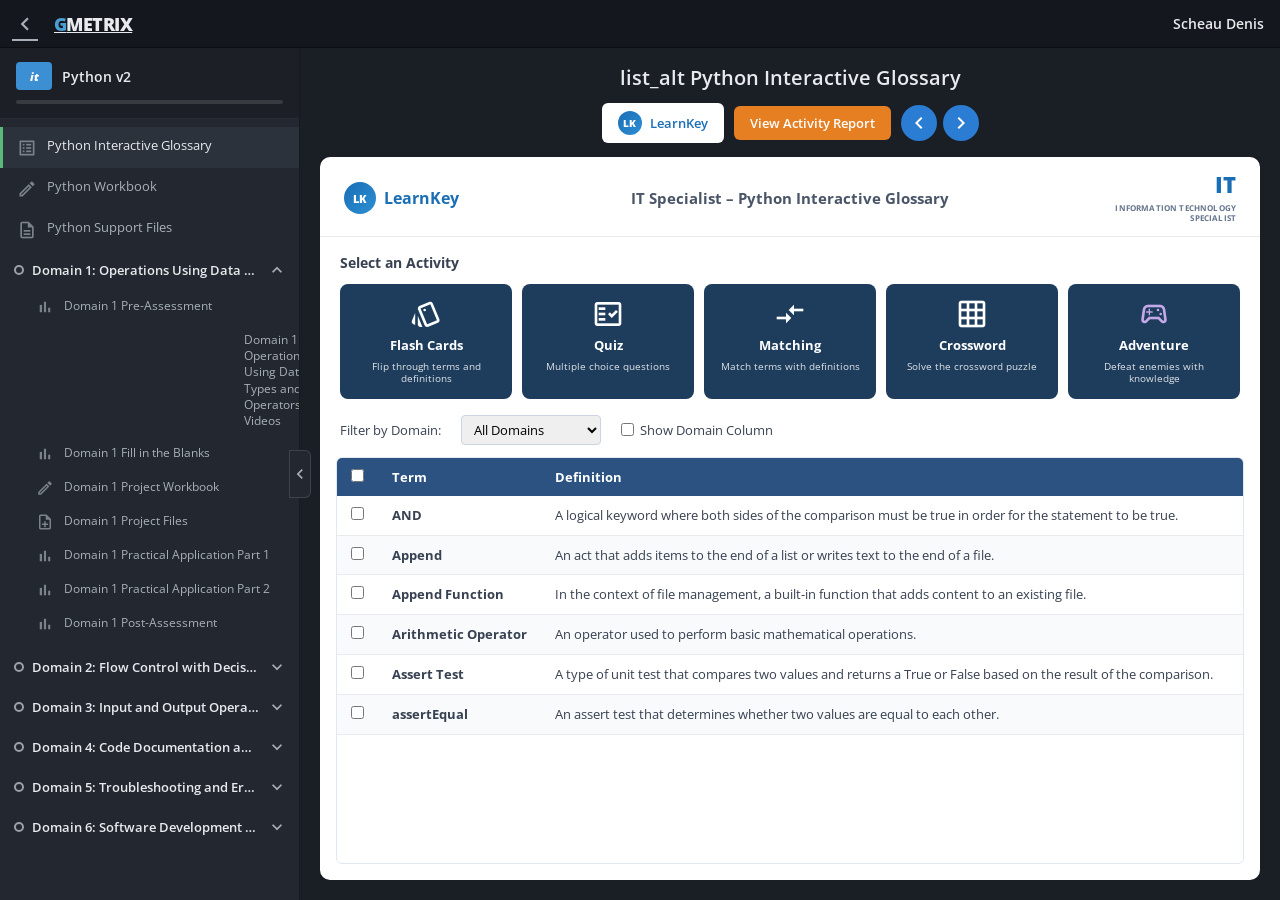
<file: python-glossary.html>
<!DOCTYPE html>
<html lang="ro">
<head>
  <meta charset="UTF-8" />
  <meta name="viewport" content="width=device-width, initial-scale=1.0" />
  <title>Python Interactive Glossary – GMetrix</title>
  <link rel="preconnect" href="https://fonts.googleapis.com" />
  <link rel="preconnect" href="https://fonts.gstatic.com" crossorigin />
  <link href="https://fonts.googleapis.com/css2?family=Open+Sans:wght@400;600;700&display=swap" rel="stylesheet" />
  <link href="https://fonts.googleapis.com/icon?family=Material+Icons+Outlined" rel="stylesheet" />
  <link rel="stylesheet" href="css/learn.css" />
</head>
<body class="learn-page">
  <header class="learn-topbar">
    <a href="python.html" class="learn-topbar__back" aria-label="Back to Python course">
      <span class="material-icons-outlined">chevron_left</span>
    </a>
    <a href="index.html" class="learn-topbar__logo" aria-label="GMetrix home">
      <span class="learn-topbar__logo-g">G</span><span class="learn-topbar__logo-rest">METRIX</span>
    </a>
    <span class="learn-topbar__user">Scheau Denis</span>
  </header>

  <div class="learn-shell">
    <aside class="learn-nav" id="learnNav" aria-label="Course navigation">
      <div class="learn-nav__course">
        <div class="learn-nav__course-row">
          <span class="learn-nav__course-icon" aria-hidden="true">
            <span class="it-mini"><span class="it-mini__mark">it</span></span>
          </span>
          <span class="learn-nav__course-title">Python v2</span>
        </div>
        <div class="learn-nav__progress" role="progressbar" aria-valuenow="42" aria-valuemin="0" aria-valuemax="100" aria-label="Course progress">
          <span class="learn-nav__progress-bar"></span>
        </div>
      </div>

      <nav class="learn-nav__menu">
        <a href="#" class="learn-nav__item learn-nav__item--active" data-activity-id="glossary" data-activity-type="glossary">
          <span class="material-icons-outlined learn-nav__item-icon">list_alt</span>
          <span>Python Interactive Glossary</span>
        </a>
        <a href="#" class="learn-nav__item" data-activity-id="workbook" data-activity-type="placeholder">
          <span class="material-icons-outlined learn-nav__item-icon">edit</span>
          <span>Python Workbook</span>
        </a>
        <a href="#" class="learn-nav__item" data-activity-id="support-files" data-activity-type="placeholder">
          <span class="material-icons-outlined learn-nav__item-icon">description</span>
          <span>Python Support Files</span>
        </a>

        <div id="domainNav" aria-label="Course domains"></div>
      </nav>
    </aside>

    <button type="button" class="learn-nav-collapse" id="navCollapse" aria-label="Collapse sidebar" aria-expanded="true">
      <span class="material-icons-outlined">chevron_left</span>
    </button>

    <main class="learn-main">
      <header class="learn-main__head">
        <h1 class="learn-main__title" id="learnMainTitle">Python Interactive Glossary</h1>
        <div class="learn-main__toolbar">
          <button type="button" class="learn-toolbar-btn learn-toolbar-btn--lk">
            <span class="learn-toolbar-btn__lk">LK</span>
            <span>LearnKey</span>
          </button>
          <button type="button" class="learn-toolbar-btn learn-toolbar-btn--report">View Activity Report</button>
          <div class="learn-toolbar-nav">
            <button type="button" class="learn-toolbar-nav__btn" aria-label="Previous">
              <span class="material-icons-outlined">chevron_left</span>
            </button>
            <button type="button" class="learn-toolbar-nav__btn" aria-label="Next">
              <span class="material-icons-outlined">chevron_right</span>
            </button>
          </div>
        </div>
      </header>

      <div id="learnView" class="learn-view">
      <article class="glossary-panel learn-view__panel" id="viewGlossary" data-view="glossary">
        <header class="glossary-panel__brands">
          <div class="glossary-brand glossary-brand--lk">
            <span class="glossary-brand__lk">LK</span>
            <span class="glossary-brand__text">LearnKey</span>
          </div>
          <h2 class="glossary-panel__heading">IT Specialist – Python Interactive Glossary</h2>
          <div class="glossary-brand glossary-brand--its">
            <span class="glossary-brand__its-top">IT</span>
            <span class="glossary-brand__its-sub">INFORMATION TECHNOLOGY<br />SPECIALIST</span>
          </div>
        </header>

        <section class="glossary-activities" aria-labelledby="activities-heading">
          <h3 id="activities-heading" class="glossary-activities__title">Select an Activity</h3>
          <div class="glossary-activities__grid">
            <button type="button" class="activity-card">
              <span class="material-icons-outlined activity-card__icon">style</span>
              <span class="activity-card__name">Flash Cards</span>
              <span class="activity-card__desc">Flip through terms and definitions</span>
            </button>
            <button type="button" class="activity-card">
              <span class="material-icons-outlined activity-card__icon">fact_check</span>
              <span class="activity-card__name">Quiz</span>
              <span class="activity-card__desc">Multiple choice questions</span>
            </button>
            <button type="button" class="activity-card">
              <span class="material-icons-outlined activity-card__icon">compare_arrows</span>
              <span class="activity-card__name">Matching</span>
              <span class="activity-card__desc">Match terms with definitions</span>
            </button>
            <button type="button" class="activity-card">
              <span class="material-icons-outlined activity-card__icon">grid_on</span>
              <span class="activity-card__name">Crossword</span>
              <span class="activity-card__desc">Solve the crossword puzzle</span>
            </button>
            <button type="button" class="activity-card">
              <span class="material-icons-outlined activity-card__icon activity-card__icon--adventure">sports_esports</span>
              <span class="activity-card__name">Adventure</span>
              <span class="activity-card__desc">Defeat enemies with knowledge</span>
            </button>
          </div>
        </section>

        <section class="glossary-filter">
          <label class="glossary-filter__label" for="domainFilter">Filter by Domain:</label>
          <select id="domainFilter" class="glossary-filter__select">
            <option>All Domains</option>
            <option>Domain 1</option>
            <option>Domain 2</option>
          </select>
          <label class="glossary-filter__check">
            <input type="checkbox" id="showDomainCol" />
            Show Domain Column
          </label>
        </section>

        <div class="glossary-table-wrap">
          <table class="glossary-table">
            <thead>
              <tr>
                <th class="glossary-table__check"><input type="checkbox" aria-label="Select all terms" /></th>
                <th>Term</th>
                <th>Definition</th>
              </tr>
            </thead>
            <tbody>
              <tr>
                <td><input type="checkbox" aria-label="Select AND" /></td>
                <td class="glossary-table__term">AND</td>
                <td>A logical keyword where both sides of the comparison must be true in order for the statement to be true.</td>
              </tr>
              <tr>
                <td><input type="checkbox" aria-label="Select Append" /></td>
                <td class="glossary-table__term">Append</td>
                <td>An act that adds items to the end of a list or writes text to the end of a file.</td>
              </tr>
              <tr>
                <td><input type="checkbox" aria-label="Select Append Function" /></td>
                <td class="glossary-table__term">Append Function</td>
                <td>In the context of file management, a built-in function that adds content to an existing file.</td>
              </tr>
              <tr>
                <td><input type="checkbox" aria-label="Select Arithmetic Operator" /></td>
                <td class="glossary-table__term">Arithmetic Operator</td>
                <td>An operator used to perform basic mathematical operations.</td>
              </tr>
              <tr>
                <td><input type="checkbox" aria-label="Select Assert Test" /></td>
                <td class="glossary-table__term">Assert Test</td>
                <td>A type of unit test that compares two values and returns a True or False based on the result of the comparison.</td>
              </tr>
              <tr>
                <td><input type="checkbox" aria-label="Select assertEqual" /></td>
                <td class="glossary-table__term">assertEqual</td>
                <td>An assert test that determines whether two values are equal to each other.</td>
              </tr>
            </tbody>
          </table>
        </div>
      </article>

      <section class="activity-view learn-view__panel is-hidden" id="viewStartTest" data-view="start-test" aria-live="polite">
        <div class="activity-start">
          <p class="activity-start__message">Looks like you haven't taken this test yet. Click the button below to get started!</p>
          <button type="button" class="btn-start-test" id="btnStartTest">Start Test</button>
        </div>
      </section>

      <section class="video-view learn-view__panel is-hidden" id="viewVideos" data-view="videos" aria-live="polite">
        <div class="video-layout">
          <div class="video-player-wrap">
            <video class="video-player" id="courseVideo" controls playsinline preload="metadata"></video>
            <div class="video-player-empty" id="videoPlayerEmpty">
              <button type="button" class="video-play-fake" id="videoPlayFake" aria-label="Play video">
                <span class="material-icons-outlined">play_arrow</span>
              </button>
            </div>
            <p class="video-player-hint is-hidden" id="videoNoLinkHint">Link video lipsește — va fi adăugat.</p>
          </div>
          <aside class="video-playlist" id="videoPlaylist" aria-label="Video segments"></aside>
        </div>
      </section>

      <section class="activity-view learn-view__panel is-hidden" id="viewPlaceholder" data-view="placeholder" aria-live="polite">
        <div class="activity-start">
          <p class="activity-start__message" id="placeholderMessage">Select an activity from the sidebar.</p>
        </div>
      </section>
      </div>
    </main>
  </div>

  <script src="js/learn-data.js"></script>
  <script src="js/learn.js"></script>
</body>
</html>
</file>
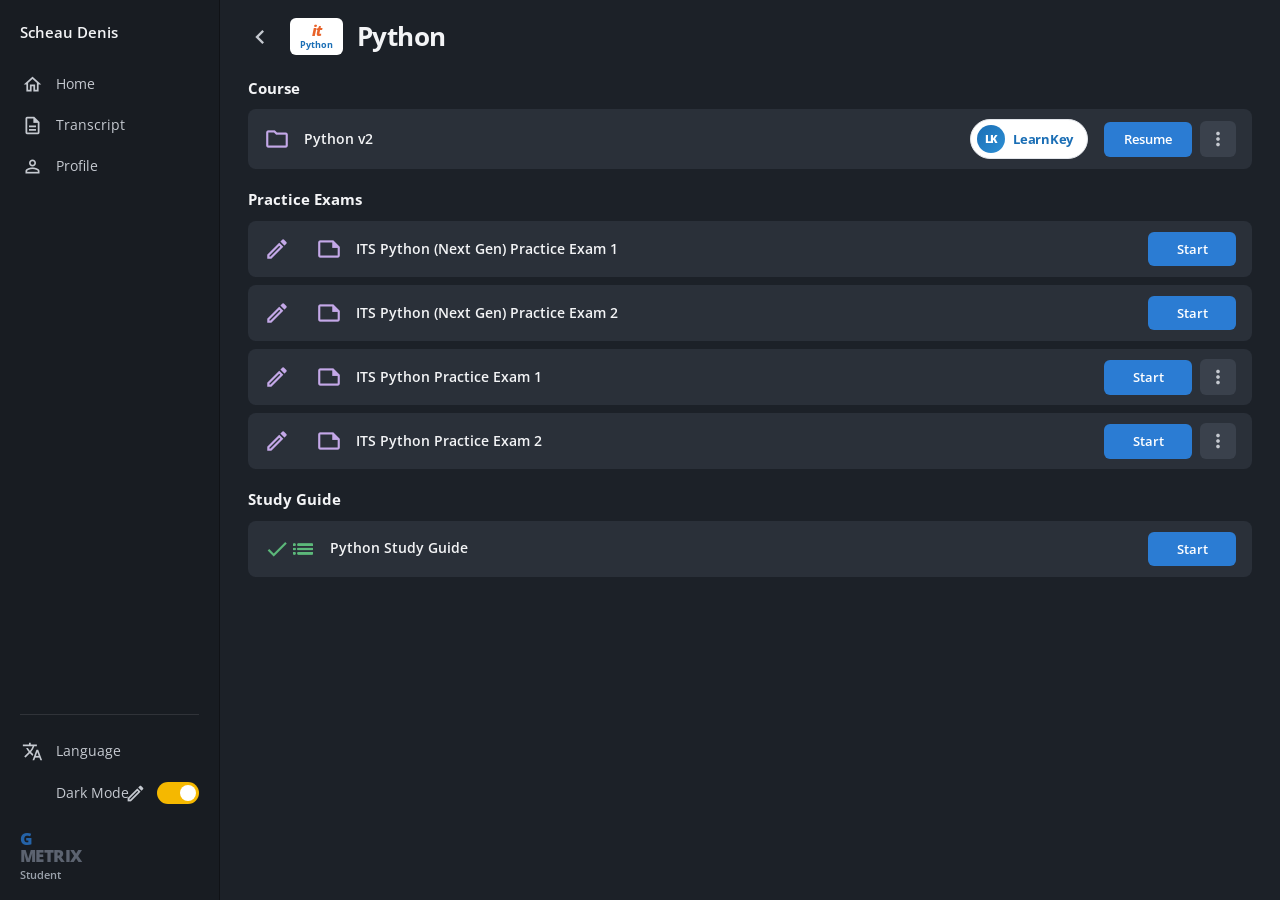
<file: python.html>
<!DOCTYPE html>
<html lang="ro">
<head>
  <meta charset="UTF-8" />
  <meta name="viewport" content="width=device-width, initial-scale=1.0" />
  <title>GMetrix Student – Python</title>
  <link rel="preconnect" href="https://fonts.googleapis.com" />
  <link rel="preconnect" href="https://fonts.gstatic.com" crossorigin />
  <link href="https://fonts.googleapis.com/css2?family=Open+Sans:wght@400;600;700&display=swap" rel="stylesheet" />
  <link href="https://fonts.googleapis.com/icon?family=Material+Icons+Outlined" rel="stylesheet" />
  <link rel="stylesheet" href="css/styles.css" />
  <link rel="stylesheet" href="css/course.css" />
</head>
<body>
  <div class="app">
    <aside class="sidebar">
      <div class="sidebar__user">Scheau Denis</div>

      <nav class="sidebar__nav" aria-label="Main navigation">
        <a href="index.html" class="sidebar__link">
          <span class="material-icons-outlined sidebar__icon">home</span>
          <span>Home</span>
        </a>
        <a href="#" class="sidebar__link">
          <span class="material-icons-outlined sidebar__icon">description</span>
          <span>Transcript</span>
        </a>
        <a href="#" class="sidebar__link">
          <span class="material-icons-outlined sidebar__icon">person_outline</span>
          <span>Profile</span>
        </a>
      </nav>

      <div class="sidebar__divider" aria-hidden="true"></div>

      <nav class="sidebar__nav sidebar__nav--secondary" aria-label="Settings">
        <a href="#" class="sidebar__link">
          <span class="material-icons-outlined sidebar__icon">translate</span>
          <span>Language</span>
        </a>
        <div class="sidebar__link sidebar__link--toggle">
          <span class="material-icons-outlined sidebar__icon">dark_mode</span>
          <span>Dark Mode</span>
          <label class="toggle" aria-label="Toggle dark mode">
            <input type="checkbox" id="darkModeToggle" checked />
            <span class="toggle__track"></span>
          </label>
        </div>
      </nav>

      <footer class="sidebar__footer">
        <div class="gmetrix-logo gmetrix-logo--small" aria-label="GMetrix Student">
          <span class="gmetrix-logo__g">G</span><span class="gmetrix-logo__metrix">METRIX</span>
          <span class="gmetrix-logo__student">Student</span>
        </div>
      </footer>
    </aside>

    <main class="main main--course">
      <header class="course-header">
        <a href="index.html" class="course-header__back" aria-label="Back to home">
          <span class="material-icons-outlined">chevron_left</span>
        </a>
        <div class="course-header__badge" aria-hidden="true">
          <span class="it-logo it-logo--badge">
            <span class="it-logo__mark">it</span>
            <span class="it-logo__name">Python</span>
          </span>
        </div>
        <h1 class="course-header__title">Python</h1>
      </header>

      <div class="course-content">
        <section class="course-section" aria-labelledby="section-course">
          <h2 id="section-course" class="course-section__heading">Course</h2>
          <div class="course-section__list">
            <article class="course-row">
              <div class="course-row__start">
                <span class="material-icons-outlined course-row__icon course-row__icon--folder">folder</span>
                <span class="course-row__title">Python v2</span>
              </div>
              <span class="learnkey-badge" aria-label="LearnKey">
                <span class="learnkey-badge__lk">LK</span>
                <span class="learnkey-badge__name">LearnKey</span>
              </span>
              <div class="course-row__actions">
                <a href="python-glossary.html" class="btn btn--primary">Resume</a>
                <button type="button" class="btn btn--menu" aria-label="More options">
                  <span class="material-icons-outlined">more_vert</span>
                </button>
              </div>
            </article>
          </div>
        </section>

        <section class="course-section" aria-labelledby="section-exams">
          <h2 id="section-exams" class="course-section__heading">Practice Exams</h2>
          <div class="course-section__list">
            <article class="course-row">
              <div class="course-row__start">
                <span class="material-icons-outlined course-row__icon course-row__icon--exam">edit_note</span>
                <span class="course-row__title">ITS Python (Next Gen) Practice Exam 1</span>
              </div>
              <div class="course-row__actions">
                <button type="button" class="btn btn--primary">Start</button>
              </div>
            </article>
            <article class="course-row">
              <div class="course-row__start">
                <span class="material-icons-outlined course-row__icon course-row__icon--exam">edit_note</span>
                <span class="course-row__title">ITS Python (Next Gen) Practice Exam 2</span>
              </div>
              <div class="course-row__actions">
                <button type="button" class="btn btn--primary">Start</button>
              </div>
            </article>
            <article class="course-row">
              <div class="course-row__start">
                <span class="material-icons-outlined course-row__icon course-row__icon--exam">edit_note</span>
                <span class="course-row__title">ITS Python Practice Exam 1</span>
              </div>
              <div class="course-row__actions">
                <a href="tests/python-practice-exam-1.html" class="btn btn--primary">Start</a>
                <button type="button" class="btn btn--menu" aria-label="More options">
                  <span class="material-icons-outlined">more_vert</span>
                </button>
              </div>
            </article>
            <article class="course-row">
              <div class="course-row__start">
                <span class="material-icons-outlined course-row__icon course-row__icon--exam">edit_note</span>
                <span class="course-row__title">ITS Python Practice Exam 2</span>
              </div>
              <div class="course-row__actions">
                <a href="tests/python-practice-exam-2.html" class="btn btn--primary">Start</a>
                <button type="button" class="btn btn--menu" aria-label="More options">
                  <span class="material-icons-outlined">more_vert</span>
                </button>
              </div>
            </article>
          </div>
        </section>

        <section class="course-section" aria-labelledby="section-guide">
          <h2 id="section-guide" class="course-section__heading">Study Guide</h2>
          <div class="course-section__list">
            <article class="course-row">
              <div class="course-row__start">
                <span class="material-icons-outlined course-row__icon course-row__icon--guide">checklist</span>
                <span class="course-row__title">Python Study Guide</span>
              </div>
              <div class="course-row__actions">
                <button type="button" class="btn btn--primary">Start</button>
              </div>
            </article>
          </div>
        </section>
      </div>
    </main>
  </div>

  <script src="js/app.js"></script>
</body>
</html>
</file>
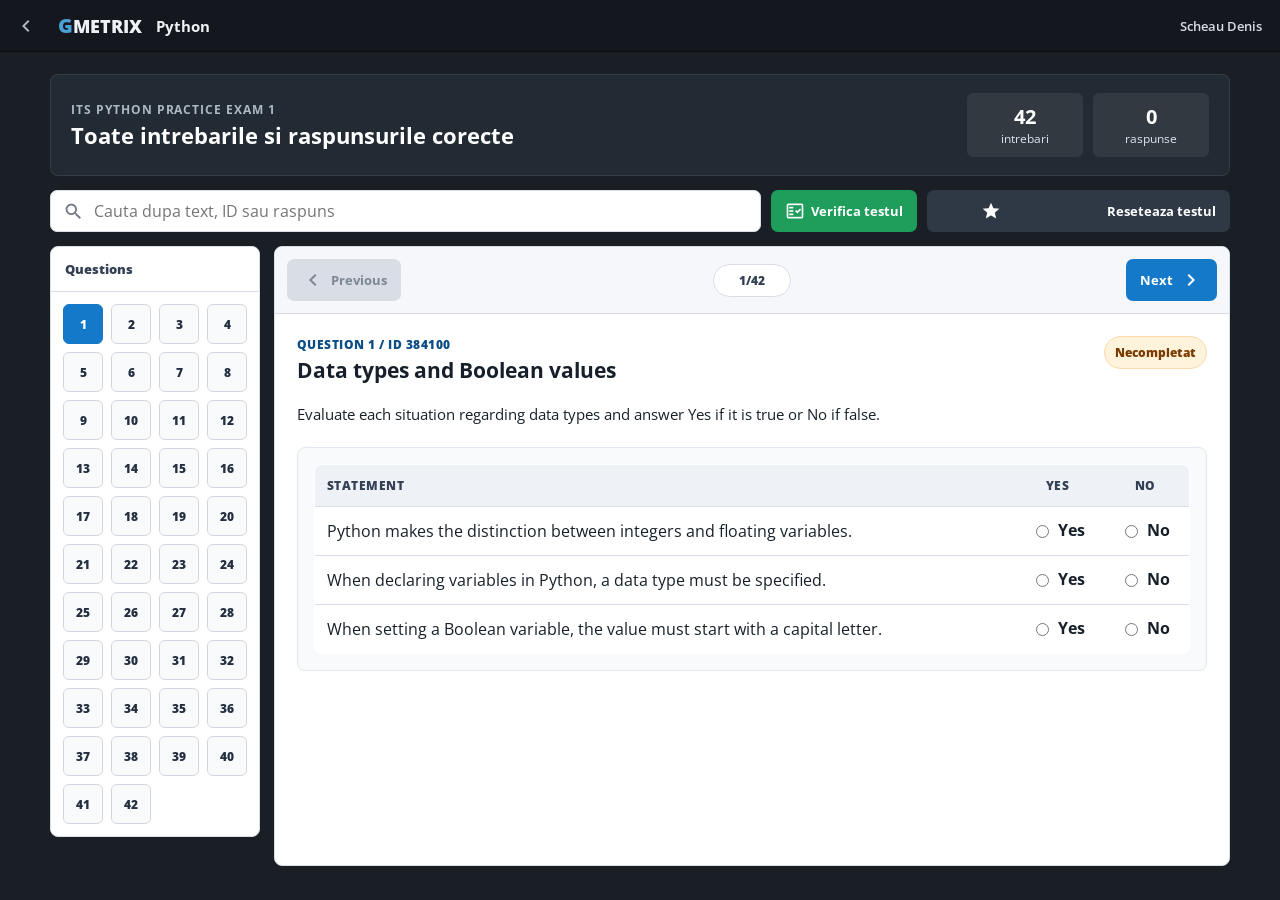
<file: tests/python-practice-exam-1.html>
<!DOCTYPE html>
<html lang="ro">
<head>
  <meta charset="UTF-8" />
  <meta name="viewport" content="width=device-width, initial-scale=1.0" />
  <title>ITS Python Practice Exam 1 - Answer Key</title>
  <link rel="preconnect" href="https://fonts.googleapis.com" />
  <link rel="preconnect" href="https://fonts.gstatic.com" crossorigin />
  <link href="https://fonts.googleapis.com/css2?family=Open+Sans:wght@400;600;700;800&display=swap" rel="stylesheet" />
  <link href="https://fonts.googleapis.com/icon?family=Material+Icons+Outlined" rel="stylesheet" />
  <link rel="stylesheet" href="../css/practice-exam.css" />
</head>
<body class="exam-page">
  <header class="exam-topbar">
    <a href="../python.html" class="exam-topbar__back" aria-label="Back to Python course">
      <span class="material-icons-outlined">chevron_left</span>
    </a>
    <div class="exam-brand" aria-label="GMetrix Student">
      <span class="exam-brand__g">G</span><span class="exam-brand__text">METRIX</span>
    </div>
    <div class="exam-topbar__title">Python</div>
    <div class="exam-topbar__user">Scheau Denis</div>
  </header>

  <main class="exam-shell">
    <section class="exam-summary" aria-labelledby="examTitle">
      <div>
        <p class="exam-summary__eyebrow">ITS Python Practice Exam 1</p>
        <h1 id="examTitle">Toate intrebarile si raspunsurile corecte</h1>
      </div>
      <div class="exam-summary__stats" aria-label="Exam stats">
        <span><strong id="questionCount">42</strong> intrebari</span>
        <span><strong id="answeredCount">0</strong> raspunse</span>
      </div>
    </section>

    <section class="exam-tools" aria-label="Question tools">
      <label class="exam-search">
        <span class="material-icons-outlined" aria-hidden="true">search</span>
        <input id="examSearch" type="search" placeholder="Cauta dupa text, ID sau raspuns" autocomplete="off" />
      </label>
      <button type="button" class="exam-tool-btn exam-tool-btn--verify" id="verifyExam">
        <span class="material-icons-outlined" aria-hidden="true">fact_check</span>
        <span>Verifica testul</span>
      </button>
      <button type="button" class="exam-tool-btn" id="resetExam">
        <span class="material-icons-outlined" aria-hidden="true">restart_alt</span>
        <span>Reseteaza testul</span>
      </button>
    </section>

    <div class="exam-layout">
      <aside class="exam-index" aria-label="Lista intrebari">
        <div class="exam-index__head">Questions</div>
        <div class="exam-index__grid" id="questionIndex"></div>
      </aside>

      <section class="exam-reader" aria-live="polite">
        <div class="exam-reader__nav">
          <button type="button" class="exam-nav-btn" id="prevQuestion" aria-label="Previous question">
            <span class="material-icons-outlined">chevron_left</span>
            Previous
          </button>
          <div class="exam-reader__position" id="questionPosition">1/42</div>
          <button type="button" class="exam-nav-btn" id="nextQuestion" aria-label="Next question">
            Next
            <span class="material-icons-outlined">chevron_right</span>
          </button>
        </div>

        <article class="question-panel" id="questionPanel"></article>
      </section>
    </div>
  </main>

  <script src="../js/python-practice-exam-1.js"></script>
</body>
</html>
</file>
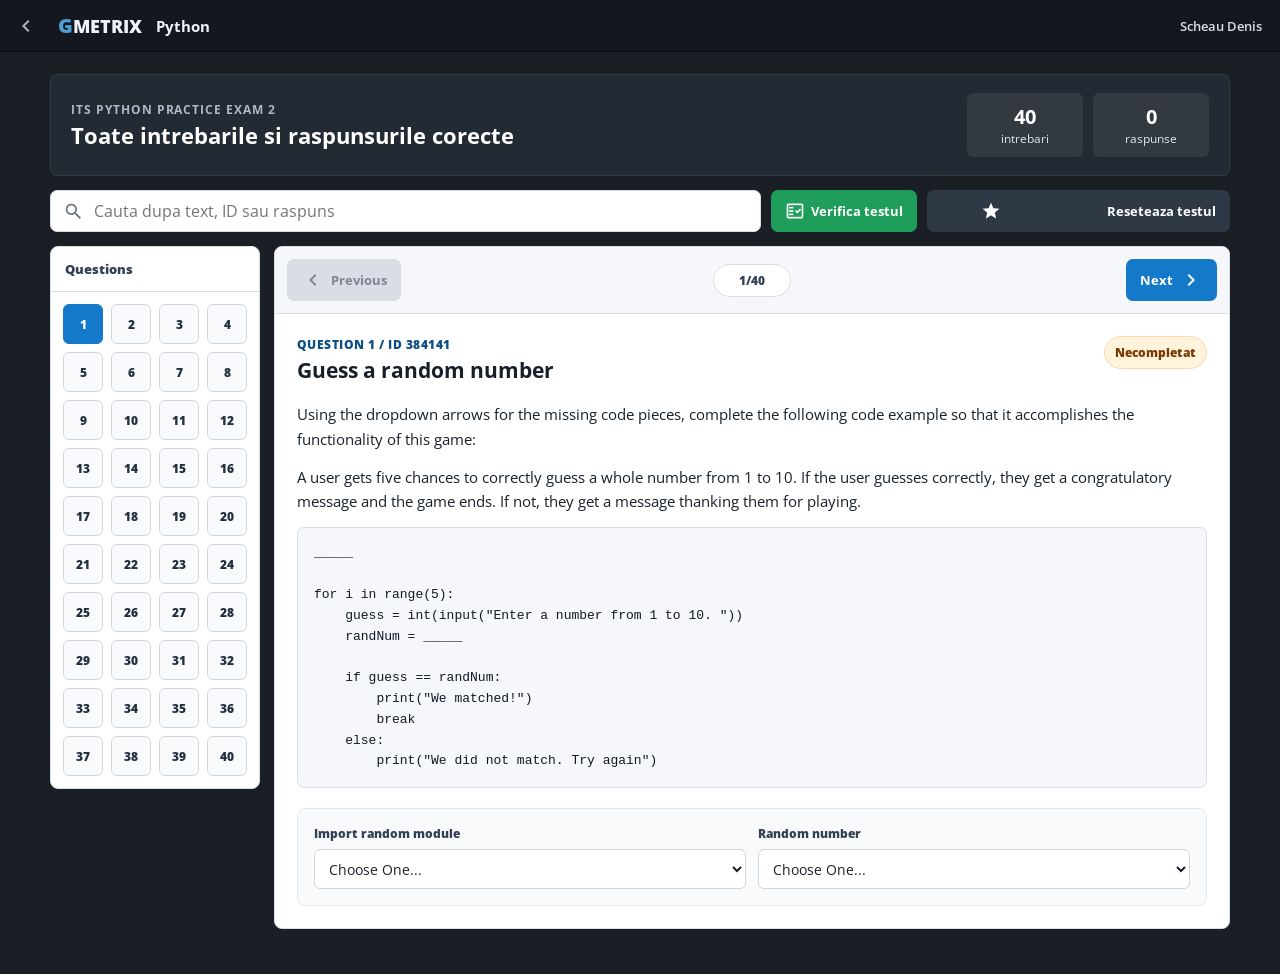
<file: tests/python-practice-exam-2.html>
<!DOCTYPE html>
<html lang="ro">
<head>
  <meta charset="UTF-8" />
  <meta name="viewport" content="width=device-width, initial-scale=1.0" />
  <title>ITS Python Practice Exam 2 - Answer Key</title>
  <link rel="preconnect" href="https://fonts.googleapis.com" />
  <link rel="preconnect" href="https://fonts.gstatic.com" crossorigin />
  <link href="https://fonts.googleapis.com/css2?family=Open+Sans:wght@400;600;700;800&display=swap" rel="stylesheet" />
  <link href="https://fonts.googleapis.com/icon?family=Material+Icons+Outlined" rel="stylesheet" />
  <link rel="stylesheet" href="../css/practice-exam.css" />
</head>
<body class="exam-page">
  <header class="exam-topbar">
    <a href="../python.html" class="exam-topbar__back" aria-label="Back to Python course">
      <span class="material-icons-outlined">chevron_left</span>
    </a>
    <div class="exam-brand" aria-label="GMetrix Student">
      <span class="exam-brand__g">G</span><span class="exam-brand__text">METRIX</span>
    </div>
    <div class="exam-topbar__title">Python</div>
    <div class="exam-topbar__user">Scheau Denis</div>
  </header>

  <main class="exam-shell">
    <section class="exam-summary" aria-labelledby="examTitle">
      <div>
        <p class="exam-summary__eyebrow">ITS Python Practice Exam 2</p>
        <h1 id="examTitle">Toate intrebarile si raspunsurile corecte</h1>
      </div>
      <div class="exam-summary__stats" aria-label="Exam stats">
        <span><strong id="questionCount">42</strong> intrebari</span>
        <span><strong id="answeredCount">0</strong> raspunse</span>
      </div>
    </section>

    <section class="exam-tools" aria-label="Question tools">
      <label class="exam-search">
        <span class="material-icons-outlined" aria-hidden="true">search</span>
        <input id="examSearch" type="search" placeholder="Cauta dupa text, ID sau raspuns" autocomplete="off" />
      </label>
      <button type="button" class="exam-tool-btn exam-tool-btn--verify" id="verifyExam">
        <span class="material-icons-outlined" aria-hidden="true">fact_check</span>
        <span>Verifica testul</span>
      </button>
      <button type="button" class="exam-tool-btn" id="resetExam">
        <span class="material-icons-outlined" aria-hidden="true">restart_alt</span>
        <span>Reseteaza testul</span>
      </button>
    </section>

    <div class="exam-layout">
      <aside class="exam-index" aria-label="Lista intrebari">
        <div class="exam-index__head">Questions</div>
        <div class="exam-index__grid" id="questionIndex"></div>
      </aside>

      <section class="exam-reader" aria-live="polite">
        <div class="exam-reader__nav">
          <button type="button" class="exam-nav-btn" id="prevQuestion" aria-label="Previous question">
            <span class="material-icons-outlined">chevron_left</span>
            Previous
          </button>
          <div class="exam-reader__position" id="questionPosition">1/42</div>
          <button type="button" class="exam-nav-btn" id="nextQuestion" aria-label="Next question">
            Next
            <span class="material-icons-outlined">chevron_right</span>
          </button>
        </div>

        <article class="question-panel" id="questionPanel"></article>
      </section>
    </div>
  </main>

  <script src="../js/python-practice-exam-2.js"></script>
</body>
</html>
</file>
<file: css/learn.css>
/* LearnKey player – Python Interactive Glossary */

:root {
  --learn-bg: #1a1f26;
  --learn-topbar: #14181e;
  --learn-nav-bg: #232830;
  --learn-nav-hover: #2c323c;
  --learn-active-bar: #5cb87a;
  --learn-text: #e8eaed;
  --learn-text-dim: #a8afb8;
  --learn-green: #5cb87a;
  --learn-panel: #ffffff;
  --learn-activity: #1e3d5c;
  --learn-activity-hover: #254a6e;
  --learn-table-head: #2c5282;
  --learn-orange: #e67e22;
  --learn-nav-width: 300px;
  --font: "Open Sans", "Segoe UI", system-ui, sans-serif;
}

*,
*::before,
*::after {
  box-sizing: border-box;
  margin: 0;
  padding: 0;
}

html,
body.learn-page {
  height: 100%;
  overflow: hidden;
}

body.learn-page {
  font-family: var(--font);
  font-size: 13px;
  color: var(--learn-text);
  background: var(--learn-bg);
  display: flex;
  flex-direction: column;
}

/* —— Top bar —— */
.learn-topbar {
  flex-shrink: 0;
  height: 48px;
  display: flex;
  align-items: center;
  gap: 12px;
  padding: 0 16px 0 8px;
  background: var(--learn-topbar);
  border-bottom: 1px solid rgba(0, 0, 0, 0.4);
}

.learn-topbar__back {
  display: flex;
  color: var(--learn-text-dim);
  padding: 4px;
  border-radius: 4px;
}

.learn-topbar__back:hover {
  color: var(--learn-text);
  background: rgba(255, 255, 255, 0.06);
}

.learn-topbar__back .material-icons-outlined {
  font-size: 26px;
}

.learn-topbar__logo {
  display: inline-flex;
  align-items: baseline;
  font-weight: 800;
  font-size: 18px;
  letter-spacing: -0.03em;
  color: var(--learn-text);
}

.learn-topbar__logo-g {
  color: #4a9fd4;
}

.learn-topbar__user {
  margin-left: auto;
  font-size: 14px;
  font-weight: 600;
  color: var(--learn-text);
}

/* —— Shell —— */
.learn-shell {
  flex: 1;
  min-height: 0;
  display: flex;
  position: relative;
}

/* —— Course nav —— */
.learn-nav {
  width: var(--learn-nav-width);
  flex-shrink: 0;
  background: var(--learn-nav-bg);
  border-right: 1px solid rgba(0, 0, 0, 0.35);
  display: flex;
  flex-direction: column;
  overflow: hidden;
  transition: width 0.2s, margin 0.2s;
}

.learn-shell--nav-collapsed .learn-nav {
  width: 0;
  border-right: none;
}

.learn-nav__course {
  padding: 14px 16px;
  background: rgba(0, 0, 0, 0.2);
  border-bottom: 1px solid rgba(255, 255, 255, 0.06);
}

.learn-nav__course-row {
  display: flex;
  align-items: center;
  gap: 10px;
}

.learn-nav__progress {
  height: 4px;
  margin-top: 10px;
  background: rgba(255, 255, 255, 0.12);
  border-radius: 2px;
  overflow: hidden;
}

.learn-nav__progress-bar {
  display: block;
  height: 100%;
  width: 42%;
  background: var(--learn-green);
  border-radius: 2px;
}

.learn-nav__course-icon {
  width: 36px;
  height: 28px;
  background: #3d8fd4;
  border-radius: 4px;
  display: flex;
  align-items: center;
  justify-content: center;
  flex-shrink: 0;
}

.it-mini__mark {
  font-size: 11px;
  font-weight: 800;
  font-style: italic;
  color: #fff;
}

.learn-nav__course-title {
  font-size: 14px;
  font-weight: 600;
}

.learn-nav__menu {
  flex: 1;
  overflow-y: auto;
  overflow-x: hidden;
  padding: 8px 0 16px;
}

.learn-nav__item,
.learn-nav__sub {
  text-decoration: none;
}

.learn-nav__item {
  display: flex;
  align-items: flex-start;
  gap: 10px;
  padding: 10px 16px 10px 14px;
  color: var(--learn-text-dim);
  font-size: 13px;
  line-height: 1.35;
  border-left: 3px solid transparent;
  transition: background 0.12s, color 0.12s;
}

.learn-nav__item:hover {
  background: var(--learn-nav-hover);
  color: var(--learn-text);
}

.learn-nav__item--active {
  color: var(--learn-text);
  background: var(--learn-nav-hover);
  border-left-color: var(--learn-active-bar);
}

.learn-nav__item-icon {
  font-size: 20px;
  flex-shrink: 0;
  margin-top: 1px;
  color: #7a828c;
}

.learn-nav__item.is-complete .learn-nav__item-icon,
.learn-nav__sub.is-complete .material-icons-outlined {
  color: var(--learn-green);
}

.learn-nav__sub.is-selected {
  background: rgba(255, 255, 255, 0.08);
  color: var(--learn-text);
}

/* —— Domain accordion —— */
.learn-domain {
  border: none;
}

.learn-domain__summary {
  display: flex;
  align-items: center;
  gap: 8px;
  padding: 10px 12px 10px 14px;
  cursor: pointer;
  list-style: none;
  color: var(--learn-text);
  font-size: 13px;
  font-weight: 600;
  transition: background 0.12s;
}

.learn-domain__summary::-webkit-details-marker {
  display: none;
}

.learn-domain__summary:hover {
  background: var(--learn-nav-hover);
}

.learn-domain__dot {
  width: 10px;
  height: 10px;
  border-radius: 50%;
  flex-shrink: 0;
  background: transparent;
  border: 2px solid #9aa1ab;
}

.learn-domain.is-domain-complete .learn-domain__dot {
  background: var(--learn-green);
  border-color: var(--learn-green);
}

.learn-domain__label {
  flex: 1;
  min-width: 0;
  white-space: nowrap;
  overflow: hidden;
  text-overflow: ellipsis;
}

.learn-domain__chevron {
  font-size: 20px;
  color: var(--learn-text-dim);
  transition: transform 0.2s;
}

.learn-domain[open] .learn-domain__chevron {
  transform: rotate(180deg);
}

.learn-domain__children {
  list-style: none;
  padding: 0 0 6px 0;
}

.learn-nav__sub {
  display: flex;
  align-items: flex-start;
  gap: 10px;
  padding: 8px 16px 8px 36px;
  color: var(--learn-text-dim);
  font-size: 12px;
  font-weight: 400;
  line-height: 1.35;
}

.learn-nav__sub:hover {
  background: var(--learn-nav-hover);
  color: var(--learn-text);
}

.learn-nav__sub .material-icons-outlined {
  font-size: 18px;
  color: #7a828c;
  flex-shrink: 0;
}

/* —— Main views —— */
.learn-view {
  flex: 1;
  min-height: 0;
  display: flex;
  flex-direction: column;
  overflow: hidden;
}

.learn-view__panel {
  flex: 1;
  min-height: 0;
}

.learn-view__panel.is-hidden {
  display: none !important;
}

.activity-view {
  display: flex;
  align-items: center;
  justify-content: center;
  background: var(--learn-bg);
  border-radius: 10px;
  min-height: 0;
}

.activity-start {
  text-align: center;
  max-width: 520px;
  padding: 40px 24px;
}

.activity-start__message {
  font-size: 18px;
  font-style: italic;
  color: var(--learn-text);
  line-height: 1.5;
  margin-bottom: 28px;
}

.btn-start-test {
  font-family: var(--font);
  font-size: 15px;
  font-weight: 600;
  color: #fff;
  background: #2b7cd3;
  border: none;
  border-radius: 6px;
  padding: 12px 32px;
  cursor: pointer;
  transition: background 0.15s;
}

.btn-start-test:hover {
  background: #256bb8;
}

/* —— Video view —— */
.video-view {
  background: var(--learn-bg);
  border-radius: 10px;
  min-height: 0;
  overflow: hidden;
}

.video-layout {
  display: flex;
  gap: 0;
  height: 100%;
  min-height: 0;
}

.video-player-wrap {
  flex: 1;
  min-width: 0;
  position: relative;
  background: transparent;
  display: flex;
  align-items: center;
  justify-content: center;
  padding: 28px 20px;
  min-height: 360px;
}

.video-player {
  width: 100%;
  max-width: 960px;
  aspect-ratio: 16/9;
  height: auto;
  object-fit: contain;
  background: #000;
  border-radius: 6px;
  box-shadow: 0 6px 30px rgba(0, 0, 0, 0.6);
  margin: 0 auto;
  display: block;
}

.video-player.is-hidden {
  display: none;
}

.video-player-empty {
  position: absolute;
  left: 50%;
  top: 28px;
  transform: translateX(-50%);
  width: 100%;
  max-width: 960px;
  aspect-ratio: 16/9;
  display: flex;
  align-items: center;
  justify-content: center;
  background: #000;
  border-radius: 6px;
  overflow: hidden;
}

.video-player-empty.is-hidden {
  display: none;
}

.video-play-fake {
  width: 72px;
  height: 72px;
  border: none;
  border-radius: 8px;
  background: rgba(255, 255, 255, 0.15);
  color: #fff;
  cursor: pointer;
  display: flex;
  align-items: center;
  justify-content: center;
}

.video-play-fake .material-icons-outlined {
  font-size: 48px;
}

.video-player-hint {
  position: absolute;
  bottom: 16px;
  left: 50%;
  transform: translateX(-50%);
  font-size: 12px;
  color: var(--learn-text-dim);
  background: rgba(0, 0, 0, 0.6);
  padding: 6px 12px;
  border-radius: 4px;
}

.video-playlist {
  width: 300px;
  flex-shrink: 0;
  background: #2a3039;
  border-left: 1px solid rgba(0, 0, 0, 0.35);
  overflow-y: auto;
  padding: 10px 0;
}

.video-playlist-empty {
  padding: 16px;
  color: var(--learn-text-dim);
  font-size: 13px;
}

.video-section {
  border: none;
}

.video-section__title {
  display: flex;
  align-items: center;
  justify-content: space-between;
  gap: 8px;
  padding: 10px 14px;
  font-size: 13px;
  font-weight: 700;
  color: var(--learn-text);
  cursor: pointer;
  list-style: none;
}

.video-section__title::-webkit-details-marker {
  display: none;
}

.video-section__title:hover {
  background: rgba(255, 255, 255, 0.04);
}

.video-section__chevron {
  font-size: 20px;
  color: var(--learn-text-dim);
  transition: transform 0.2s;
}

.video-section[open] .video-section__chevron {
  transform: rotate(180deg);
}

.video-section__list {
  list-style: none;
  padding: 0 0 8px;
}

.video-segment {
  display: flex;
  align-items: flex-start;
  gap: 8px;
  width: 100%;
  text-align: left;
  padding: 8px 14px 8px 12px;
  border: none;
  background: transparent;
  color: var(--learn-text-dim);
  font-family: var(--font);
  font-size: 12px;
  line-height: 1.35;
  cursor: pointer;
  text-decoration: none;
}

.video-segment:hover {
  background: rgba(255, 255, 255, 0.06);
  color: var(--learn-text);
}

.video-segment.is-active {
  background: rgba(255, 255, 255, 0.1);
  color: var(--learn-text);
  font-weight: 600;
}

.video-segment__check {
  font-size: 18px;
  color: var(--learn-green);
  flex-shrink: 0;
  opacity: 0;
  width: 18px;
}

.video-segment.is-watched .video-segment__check {
  opacity: 1;
}

.video-segment__label {
  flex: 1;
  min-width: 0;
}

/* —— Nav collapse —— */
.learn-nav-collapse {
  position: absolute;
  left: var(--learn-nav-width);
  top: 50%;
  transform: translate(-50%, -50%);
  z-index: 10;
  width: 22px;
  height: 48px;
  border: 1px solid rgba(255, 255, 255, 0.12);
  border-radius: 0 6px 6px 0;
  background: var(--learn-nav-bg);
  color: var(--learn-text-dim);
  cursor: pointer;
  display: flex;
  align-items: center;
  justify-content: center;
  padding: 0;
  transition: left 0.2s, background 0.15s;
}

.learn-shell--nav-collapsed .learn-nav-collapse {
  left: 0;
  border-radius: 0 6px 6px 0;
}

.learn-shell--nav-collapsed .learn-nav-collapse .material-icons-outlined {
  transform: rotate(180deg);
}

.learn-nav-collapse:hover {
  background: #2e3540;
  color: var(--learn-text);
}

.learn-nav-collapse .material-icons-outlined {
  font-size: 20px;
  transition: transform 0.2s;
}

/* —— Main —— */
.learn-main {
  flex: 1;
  min-width: 0;
  display: flex;
  flex-direction: column;
  padding: 16px 20px 20px;
  overflow: hidden;
}

.learn-main__head {
  flex-shrink: 0;
  text-align: center;
  margin-bottom: 14px;
}

.learn-main__title {
  font-size: 20px;
  font-weight: 600;
  color: var(--learn-text);
  margin-bottom: 12px;
}

.learn-main__toolbar {
  display: flex;
  align-items: center;
  justify-content: center;
  flex-wrap: wrap;
  gap: 10px;
}

.learn-toolbar-btn {
  font-family: var(--font);
  font-size: 13px;
  font-weight: 600;
  border: none;
  border-radius: 6px;
  cursor: pointer;
  padding: 8px 16px;
  display: inline-flex;
  align-items: center;
  gap: 8px;
}

.learn-toolbar-btn--lk {
  background: #fff;
  color: #1a6eb5;
}

.learn-toolbar-btn__lk {
  width: 24px;
  height: 24px;
  border-radius: 50%;
  background: linear-gradient(135deg, #1a6eb5, #2d8fd4);
  color: #fff;
  font-size: 10px;
  font-weight: 800;
  display: inline-flex;
  align-items: center;
  justify-content: center;
}

.learn-toolbar-btn--report {
  background: var(--learn-orange);
  color: #fff;
}

.learn-toolbar-btn--report:hover {
  filter: brightness(1.05);
}

.learn-toolbar-nav {
  display: flex;
  gap: 6px;
}

.learn-toolbar-nav__btn {
  width: 36px;
  height: 36px;
  border: none;
  border-radius: 50%;
  background: #2b7cd3;
  color: #fff;
  cursor: pointer;
  display: flex;
  align-items: center;
  justify-content: center;
}

.learn-toolbar-nav__btn:hover {
  background: #256bb8;
}

/* —— Glossary panel —— */
.glossary-panel {
  flex: 1;
  min-height: 0;
  background: var(--learn-panel);
  border-radius: 10px;
  box-shadow: 0 4px 24px rgba(0, 0, 0, 0.35);
  display: flex;
  flex-direction: column;
  overflow: hidden;
  color: #333;
}

.glossary-panel__brands {
  display: grid;
  grid-template-columns: 1fr 2fr 1fr;
  align-items: center;
  gap: 12px;
  padding: 16px 24px 12px;
  border-bottom: 1px solid #e8eaed;
  flex-shrink: 0;
}

.glossary-brand {
  display: flex;
  align-items: center;
  gap: 8px;
}

.glossary-brand--its {
  flex-direction: column;
  align-items: flex-end;
  text-align: right;
}

.glossary-brand__lk {
  width: 32px;
  height: 32px;
  border-radius: 50%;
  background: linear-gradient(135deg, #1a6eb5, #2d8fd4);
  color: #fff;
  font-size: 11px;
  font-weight: 800;
  display: flex;
  align-items: center;
  justify-content: center;
}

.glossary-brand__text {
  font-size: 16px;
  font-weight: 700;
  color: #1a6eb5;
}

.glossary-panel__heading {
  font-size: 15px;
  font-weight: 700;
  color: #4a5568;
  text-align: center;
  line-height: 1.3;
}

.glossary-brand__its-top {
  font-size: 22px;
  font-weight: 800;
  color: #1a6eb5;
  line-height: 1;
}

.glossary-brand__its-sub {
  font-size: 8px;
  font-weight: 700;
  color: #64748b;
  line-height: 1.3;
  letter-spacing: 0.02em;
}

/* —— Activities —— */
.glossary-activities {
  padding: 16px 20px;
  flex-shrink: 0;
}

.glossary-activities__title {
  font-size: 14px;
  font-weight: 700;
  color: #374151;
  margin-bottom: 12px;
}

.glossary-activities__grid {
  display: grid;
  grid-template-columns: repeat(5, 1fr);
  gap: 10px;
}

.activity-card {
  font-family: var(--font);
  border: none;
  border-radius: 8px;
  background: var(--learn-activity);
  color: #fff;
  padding: 14px 10px;
  cursor: pointer;
  text-align: center;
  display: flex;
  flex-direction: column;
  align-items: center;
  gap: 6px;
  min-height: 100px;
  transition: background 0.15s, transform 0.1s;
}

.activity-card:hover {
  background: var(--learn-activity-hover);
  transform: translateY(-1px);
}

.activity-card__icon {
  font-size: 32px;
}

.activity-card__icon--adventure {
  color: #c4a8e8;
}

.activity-card__name {
  font-size: 13px;
  font-weight: 700;
}

.activity-card__desc {
  font-size: 10px;
  font-weight: 400;
  opacity: 0.85;
  line-height: 1.25;
}

/* —— Filter —— */
.glossary-filter {
  display: flex;
  align-items: center;
  flex-wrap: wrap;
  gap: 12px 20px;
  padding: 0 20px 12px;
  flex-shrink: 0;
  font-size: 13px;
  color: #374151;
}

.glossary-filter__select {
  font-family: var(--font);
  font-size: 13px;
  padding: 4px 8px;
  border: 1px solid #cbd5e1;
  border-radius: 4px;
  min-width: 140px;
}

.glossary-filter__check {
  display: flex;
  align-items: center;
  gap: 6px;
  cursor: pointer;
}

/* —— Table —— */
.glossary-table-wrap {
  flex: 1;
  min-height: 0;
  overflow: auto;
  margin: 0 16px 16px;
  border: 1px solid #e2e8f0;
  border-radius: 6px;
}

.glossary-table {
  width: 100%;
  border-collapse: collapse;
  font-size: 13px;
}

.glossary-table thead {
  position: sticky;
  top: 0;
  z-index: 1;
}

.glossary-table th {
  background: var(--learn-table-head);
  color: #fff;
  font-weight: 700;
  text-align: left;
  padding: 10px 14px;
}

.glossary-table__check {
  width: 40px;
  text-align: center;
}

.glossary-table td {
  padding: 10px 14px;
  border-bottom: 1px solid #e8eaed;
  vertical-align: top;
  color: #374151;
  line-height: 1.45;
}

.glossary-table tbody tr:nth-child(even) {
  background: #f8fafc;
}

.glossary-table__term {
  font-weight: 700;
  color: #1e293b;
  white-space: nowrap;
  width: 1%;
}

@media (max-width: 1100px) {
  .glossary-activities__grid {
    grid-template-columns: repeat(3, 1fr);
  }
}

@media (max-width: 900px) {
  .glossary-panel__brands {
    grid-template-columns: 1fr;
    text-align: center;
  }

  .glossary-brand--its {
    align-items: center;
    text-align: center;
  }
}
</file>
<file: css/styles.css>
/* GMetrix Student Dashboard */

:root {
  --bg-app: #1c2128;
  --bg-sidebar: #181c22;
  --bg-card: #2a3039;
  --bg-resume: #2a3039;
  --bg-white: #ffffff;
  --text-primary: #f3f4f6;
  --text-secondary: #c5c9d0;
  --text-muted: #9aa1ab;
  --accent-yellow: #f5b800;
  --accent-purple: #b57edc;
  --g-blue: #2563a8;
  --g-gray: #5c6370;
  --it-orange: #e8632a;
  --it-blue: #1a6eb5;
  --sidebar-width: 220px;
  --radius: 8px;
  --font: "Open Sans", "Segoe UI", system-ui, sans-serif;
  --main-pad-x: 28px;
  --main-pad-y: 22px;
  --section-gap: 16px;
}

*,
*::before,
*::after {
  box-sizing: border-box;
  margin: 0;
  padding: 0;
}

html {
  height: 100%;
  overflow: hidden;
}

body {
  height: 100vh;
  height: 100dvh;
  overflow: hidden;
  font-family: var(--font);
  font-size: 14px;
  line-height: 1.45;
  color: var(--text-primary);
  background: var(--bg-app);
  -webkit-font-smoothing: antialiased;
}

a {
  color: inherit;
  text-decoration: none;
}

.app {
  display: flex;
  height: 100vh;
  height: 100dvh;
  overflow: hidden;
}

/* —— Sidebar —— */
.sidebar {
  width: var(--sidebar-width);
  flex-shrink: 0;
  background: var(--bg-sidebar);
  display: flex;
  flex-direction: column;
  padding: 22px 0 20px;
  border-right: 1px solid rgba(0, 0, 0, 0.35);
}

.sidebar__user {
  padding: 0 20px 20px;
  font-size: 15px;
  font-weight: 600;
  color: var(--text-primary);
}

.sidebar__nav {
  display: flex;
  flex-direction: column;
}

.sidebar__link {
  display: flex;
  align-items: center;
  gap: 12px;
  padding: 10px 20px;
  color: var(--text-secondary);
  font-size: 14px;
  position: relative;
  transition: background 0.15s, color 0.15s;
}

.sidebar__link:hover {
  color: var(--text-primary);
  background: rgba(255, 255, 255, 0.04);
}

.sidebar__link--active {
  color: var(--text-primary);
  font-weight: 600;
  background: rgba(255, 255, 255, 0.06);
}

.sidebar__link--active .sidebar__icon {
  color: var(--accent-yellow);
}

.sidebar__indicator {
  position: absolute;
  left: 0;
  top: 4px;
  bottom: 4px;
  width: 4px;
  background: var(--accent-yellow);
  border-radius: 0 2px 2px 0;
}

.sidebar__icon {
  font-size: 21px;
  width: 24px;
  text-align: center;
  flex-shrink: 0;
}

.sidebar__divider {
  height: 1px;
  background: rgba(255, 255, 255, 0.1);
  margin: 16px 20px;
  margin-top: auto;
}

.sidebar__link--toggle {
  cursor: default;
}

.sidebar__link--toggle:hover {
  background: transparent;
}

.toggle {
  margin-left: auto;
  cursor: pointer;
}

.toggle input {
  position: absolute;
  opacity: 0;
  width: 0;
  height: 0;
}

.toggle__track {
  display: block;
  width: 42px;
  height: 22px;
  background: #454c57;
  border-radius: 11px;
  position: relative;
  transition: background 0.2s;
}

.toggle__track::after {
  content: "";
  position: absolute;
  top: 3px;
  left: 3px;
  width: 16px;
  height: 16px;
  background: #fff;
  border-radius: 50%;
  transition: transform 0.2s;
}

.toggle input:checked + .toggle__track {
  background: var(--accent-yellow);
}

.toggle input:checked + .toggle__track::after {
  transform: translateX(20px);
}

.sidebar__footer {
  padding: 16px 20px 0;
}

/* —— Logos —— */
.gmetrix-logo {
  display: inline-flex;
  align-items: baseline;
  line-height: 1;
}

.gmetrix-logo__g {
  font-size: 1em;
  font-weight: 800;
  color: var(--g-blue);
  letter-spacing: -0.03em;
}

.gmetrix-logo__metrix {
  font-size: 1em;
  font-weight: 800;
  color: var(--g-gray);
  letter-spacing: -0.03em;
}

.gmetrix-logo--small {
  font-size: 17px;
  flex-direction: column;
  align-items: flex-start;
}

.gmetrix-logo--small .gmetrix-logo__student {
  display: block;
  font-size: 11px;
  font-weight: 600;
  color: var(--text-muted);
  margin-top: 5px;
}

.gmetrix-logo--hero {
  font-size: 24px;
  margin-bottom: 14px;
}

/* —— Main —— */
.main {
  flex: 1;
  min-width: 0;
  padding: var(--main-pad-y) var(--main-pad-x);
  overflow: hidden;
  display: flex;
  flex-direction: column;
  gap: var(--section-gap);
}

/* —— Hero —— */
.hero {
  flex: 0 0 auto;
  height: min(32vh, 260px);
  min-height: 168px;
  display: flex;
  border-radius: var(--radius);
  overflow: hidden;
  background: var(--bg-white);
  box-shadow: 0 1px 0 rgba(0, 0, 0, 0.2);
}

.hero__content {
  flex: 0 0 44%;
  max-width: 44%;
  padding: 28px 24px 28px 36px;
  display: flex;
  flex-direction: column;
  justify-content: center;
  background: var(--bg-white);
  position: relative;
  z-index: 2;
}

.hero__title {
  font-size: clamp(22px, 2.4vw, 30px);
  font-weight: 700;
  line-height: 1.18;
  color: #1e2936;
  letter-spacing: -0.02em;
}

.hero__image-wrap {
  flex: 1;
  position: relative;
  min-width: 0;
  background: #ddd;
}

.hero__curve {
  position: absolute;
  left: 0;
  top: 0;
  height: 100%;
  width: 56px;
  z-index: 2;
  transform: translateX(-1px);
  pointer-events: none;
}

.hero__image {
  width: 100%;
  height: 100%;
  object-fit: cover;
  object-position: 55% 35%;
  display: block;
}

/* —— Resume —— */
.resume {
  flex: 0 0 auto;
  display: flex;
  align-items: center;
  gap: 18px;
  background: var(--bg-resume);
  border-radius: var(--radius);
  padding: 14px 20px;
  cursor: pointer;
  transition: background 0.15s;
}

a.resume {
  color: inherit;
}

.resume:hover {
  background: #323842;
}

.resume__icon {
  width: 64px;
  height: 64px;
  flex-shrink: 0;
  background: var(--bg-white);
  border-radius: 6px;
  display: flex;
  align-items: center;
  justify-content: center;
}

.resume__label {
  font-size: 11px;
  font-weight: 600;
  letter-spacing: 0.07em;
  text-transform: uppercase;
  color: var(--text-muted);
  margin-bottom: 3px;
}

.resume__course {
  font-size: 17px;
  font-weight: 600;
  color: var(--text-primary);
}

/* —— IT logo —— */
.it-logo {
  display: flex;
  flex-direction: column;
  align-items: center;
  line-height: 1.05;
}

.it-logo__mark {
  font-size: 20px;
  font-weight: 800;
  font-style: italic;
  color: var(--it-orange);
  letter-spacing: -0.04em;
}

.it-logo__name {
  font-size: 11px;
  font-weight: 700;
  color: var(--it-blue);
  margin-top: 1px;
}

.it-logo--course .it-logo__mark {
  font-size: 30px;
}

.it-logo--course .it-logo__name {
  font-size: 13px;
  font-weight: 800;
  text-transform: uppercase;
  letter-spacing: 0.01em;
}

/* —— Quick access —— */
.quick-access {
  flex: 0 0 auto;
  display: grid;
  grid-template-columns: repeat(4, minmax(0, 1fr));
  gap: 14px;
  max-width: 720px;
}

.quick-card {
  display: flex;
  flex-direction: column;
  align-items: center;
  justify-content: center;
  gap: 8px;
  background: var(--bg-card);
  border-radius: var(--radius);
  padding: 22px 16px;
  min-height: 108px;
  transition: background 0.15s;
}

.quick-card:hover {
  background: #333a44;
}

.quick-card__icon {
  font-size: 36px;
  color: var(--accent-purple);
}

.quick-card__label {
  font-size: 14px;
  font-weight: 600;
  color: var(--accent-purple);
}

/* —— Courses —— */
.courses {
  flex: 1;
  min-height: 0;
  display: grid;
  grid-template-columns: repeat(3, minmax(0, 200px));
  gap: 10px 16px;
  align-content: start;
  max-width: 660px;
}

.course-item {
  display: flex;
  flex-direction: column;
  align-items: center;
  gap: 10px;
  min-height: 0;
}

.course-card {
  width: 100%;
  height: 100%;
  max-height: min(22vh, 175px);
  min-height: 100px;
  aspect-ratio: 1.28 / 1;
  background: var(--bg-white);
  border-radius: var(--radius);
  display: flex;
  align-items: center;
  justify-content: center;
  padding: 20px;
  box-shadow: 0 1px 3px rgba(0, 0, 0, 0.15);
  transition: box-shadow 0.15s, transform 0.12s;
}

.course-card:hover {
  box-shadow: 0 6px 20px rgba(0, 0, 0, 0.22);
  transform: translateY(-2px);
}

.course-item__caption {
  font-size: 13px;
  color: var(--text-primary);
}

/* —— Light mode —— */
body.light-mode {
  --bg-app: #e8eaee;
  --bg-sidebar: #fff;
  --bg-card: #fff;
  --bg-resume: #dfe3e9;
  --text-primary: #1a1f26;
  --text-secondary: #4b5563;
  --text-muted: #6b7280;
}

body.light-mode .sidebar {
  border-right-color: #d1d5db;
}

body.light-mode .sidebar__divider {
  background: #e5e7eb;
}

body.light-mode .sidebar__link--active .sidebar__icon {
  color: var(--g-blue);
}

body.light-mode .sidebar__indicator {
  background: var(--g-blue);
}

/* —— Viewport tuning —— */
@media (max-height: 760px) {
  :root {
    --main-pad-y: 14px;
    --section-gap: 12px;
  }

  .hero {
    height: min(28vh, 200px);
    min-height: 150px;
  }

  .hero__content {
    padding: 20px 20px 20px 28px;
  }

  .resume__icon {
    width: 56px;
    height: 56px;
  }

  .quick-card {
    min-height: 88px;
    padding: 16px 12px;
  }

  .quick-card__icon {
    font-size: 30px;
  }

  .course-card {
    max-height: min(18vh, 140px);
    min-height: 88px;
  }
}

@media (min-height: 900px) {
  .hero {
    height: min(34vh, 300px);
  }

  .course-card {
    max-height: min(24vh, 200px);
  }
}

@media (max-width: 768px) {
  html,
  body {
    overflow: auto;
    height: auto;
  }

  .app {
    flex-direction: column;
    height: auto;
    overflow: visible;
  }

  .sidebar {
    width: 100%;
    padding: 16px;
  }

  .sidebar__divider {
    margin-top: 16px;
  }

  .main {
    overflow: visible;
    padding: 16px;
  }

  .hero {
    flex-direction: column;
    height: auto;
    min-height: 0;
  }

  .hero__content {
    flex: none;
    max-width: 100%;
    padding: 24px;
  }

  .hero__curve {
    display: none;
  }

  .hero__image-wrap {
    min-height: 200px;
  }

  .quick-access {
    grid-template-columns: 1fr 1fr;
    max-width: 100%;
  }

  .courses {
    grid-template-columns: 1fr;
    max-width: 100%;
  }

  .course-card {
    max-height: none;
    aspect-ratio: 1.28 / 1;
  }
}
</file>
<file: css/course.css>
/* Course detail page (Python) */

:root {
  --bg-row: #2a3039;
  --btn-primary: #2b7cd3;
  --btn-primary-hover: #256bb8;
  --icon-folder: #c4a8e8;
  --icon-exam: #c4a8e8;
  --icon-guide: #5cb87a;
}

.main--course {
  gap: 0;
  padding-top: 18px;
  overflow-y: auto;
  overflow-x: hidden;
}

/* —— Page header —— */
.course-header {
  display: flex;
  align-items: center;
  gap: 14px;
  margin-bottom: 22px;
  flex-shrink: 0;
}

.course-header__back {
  display: flex;
  align-items: center;
  justify-content: center;
  width: 32px;
  height: 32px;
  margin-left: -4px;
  color: var(--text-secondary);
  border-radius: 6px;
  transition: color 0.15s, background 0.15s;
}

.course-header__back:hover {
  color: var(--text-primary);
  background: rgba(255, 255, 255, 0.06);
}

.course-header__back .material-icons-outlined {
  font-size: 28px;
}

.course-header__badge {
  background: var(--bg-white);
  border-radius: 6px;
  padding: 6px 10px;
  flex-shrink: 0;
}

.it-logo--badge .it-logo__mark {
  font-size: 14px;
}

.it-logo--badge .it-logo__name {
  font-size: 9px;
}

.course-header__title {
  font-size: 26px;
  font-weight: 700;
  color: var(--text-primary);
  letter-spacing: -0.02em;
}

/* —— Sections —— */
.course-content {
  display: flex;
  flex-direction: column;
  gap: 20px;
  flex: 1;
  min-height: 0;
}

.course-section__heading {
  font-size: 15px;
  font-weight: 700;
  color: var(--text-primary);
  margin-bottom: 10px;
}

.course-section__list {
  display: flex;
  flex-direction: column;
  gap: 8px;
}

/* —— Row card —— */
.course-row {
  display: flex;
  align-items: center;
  gap: 16px;
  min-height: 56px;
  padding: 10px 16px;
  background: var(--bg-row);
  border-radius: var(--radius);
}

.course-row__start {
  display: flex;
  align-items: center;
  gap: 14px;
  flex: 1;
  min-width: 0;
}

.course-row__icon {
  font-size: 26px;
  flex-shrink: 0;
}

.course-row__icon--folder,
.course-row__icon--exam {
  color: var(--icon-folder);
}

.course-row__icon--guide {
  color: var(--icon-guide);
}

.course-row__title {
  font-size: 14px;
  font-weight: 600;
  color: var(--text-primary);
  line-height: 1.35;
}

.course-row__actions {
  display: flex;
  align-items: center;
  gap: 8px;
  flex-shrink: 0;
  margin-left: auto;
}

/* —— LearnKey badge —— */
.learnkey-badge {
  display: inline-flex;
  align-items: center;
  gap: 8px;
  flex-shrink: 0;
  background: var(--bg-white);
  border: 1px solid #e2e5ea;
  border-radius: 999px;
  padding: 5px 14px 5px 6px;
  margin-left: 8px;
}

.learnkey-badge__lk {
  display: inline-flex;
  align-items: center;
  justify-content: center;
  width: 28px;
  height: 28px;
  border-radius: 50%;
  background: linear-gradient(135deg, #1a6eb5 0%, #2d8fd4 100%);
  color: #fff;
  font-size: 11px;
  font-weight: 800;
  letter-spacing: -0.05em;
}

.learnkey-badge__name {
  font-size: 13px;
  font-weight: 700;
  color: #1a6eb5;
  letter-spacing: -0.02em;
}

/* —— Buttons —— */
.btn {
  font-family: var(--font);
  font-size: 13px;
  font-weight: 600;
  border: none;
  border-radius: 6px;
  cursor: pointer;
  transition: background 0.15s, transform 0.1s;
}

.btn--primary {
  min-width: 88px;
  padding: 8px 20px;
  background: var(--btn-primary);
  color: #fff;
}

.btn--primary:hover {
  background: var(--btn-primary-hover);
}

a.btn--primary {
  display: inline-flex;
  align-items: center;
  justify-content: center;
  text-decoration: none;
  color: #fff;
}

.btn--menu {
  display: flex;
  align-items: center;
  justify-content: center;
  width: 36px;
  height: 36px;
  padding: 0;
  background: #3a414c;
  color: var(--text-secondary);
  border-radius: 6px;
}

.btn--menu:hover {
  background: #454d5a;
  color: var(--text-primary);
}

.btn--menu .material-icons-outlined {
  font-size: 22px;
}

/* —— Light mode —— */
body.light-mode {
  --bg-row: #fff;
}

body.light-mode .course-row {
  border: 1px solid #e5e7eb;
}

body.light-mode .btn--menu {
  background: #eef0f3;
}

@media (max-height: 760px) {
  .main--course {
    padding-top: 12px;
  }

  .course-header {
    margin-bottom: 14px;
  }

  .course-header__title {
    font-size: 22px;
  }

  .course-content {
    gap: 14px;
  }

  .course-row {
    min-height: 50px;
    padding: 8px 14px;
  }

  .course-section__list {
    gap: 6px;
  }
}
</file>
<file: css/practice-exam.css>
:root {
  --exam-bg: #1a1f26;
  --exam-topbar: #14181e;
  --exam-panel: #ffffff;
  --exam-panel-soft: #f5f7fa;
  --exam-line: #d9dee6;
  --exam-text: #17202a;
  --exam-dim: #667085;
  --exam-blue: #1479c9;
  --exam-blue-dark: #0d4e86;
  --exam-green: #1f9d5b;
  --exam-red: #b54708;
  --exam-font: "Open Sans", "Segoe UI", system-ui, sans-serif;
}

*,
*::before,
*::after {
  box-sizing: border-box;
}

body.exam-page {
  margin: 0;
  min-height: 100vh;
  color: var(--exam-text);
  background: var(--exam-bg);
  font-family: var(--exam-font);
}

.exam-topbar {
  height: 52px;
  display: flex;
  align-items: center;
  gap: 14px;
  padding: 0 18px 0 8px;
  color: #eef2f7;
  background: var(--exam-topbar);
  border-bottom: 1px solid rgba(0, 0, 0, 0.45);
}

.exam-topbar__back {
  display: inline-flex;
  align-items: center;
  justify-content: center;
  width: 36px;
  height: 36px;
  color: #aeb6c2;
  border-radius: 6px;
  text-decoration: none;
}

.exam-topbar__back:hover {
  color: #fff;
  background: rgba(255, 255, 255, 0.08);
}

.exam-brand {
  display: inline-flex;
  align-items: baseline;
  font-weight: 800;
  letter-spacing: 0;
}

.exam-brand__g {
  color: #4a9fd4;
  font-size: 20px;
}

.exam-brand__text {
  font-size: 18px;
}

.exam-topbar__title {
  font-size: 15px;
  font-weight: 700;
}

.exam-topbar__user {
  margin-left: auto;
  font-size: 13px;
  font-weight: 600;
  color: #d8dde5;
}

.exam-shell {
  width: min(1180px, calc(100% - 32px));
  margin: 0 auto;
  padding: 22px 0 34px;
}

.exam-summary {
  display: flex;
  align-items: center;
  justify-content: space-between;
  gap: 18px;
  padding: 18px 20px;
  color: #fff;
  border: 1px solid rgba(255, 255, 255, 0.08);
  border-radius: 8px;
  background: #222a33;
}

.exam-summary__eyebrow {
  margin: 0 0 4px;
  color: #aeb8c6;
  font-size: 12px;
  font-weight: 700;
  text-transform: uppercase;
  letter-spacing: 0.08em;
}

.exam-summary h1 {
  margin: 0;
  font-size: 22px;
  line-height: 1.25;
  letter-spacing: 0;
}

.exam-summary__stats {
  display: flex;
  gap: 10px;
  flex-wrap: wrap;
  justify-content: flex-end;
}

.exam-summary__stats span {
  min-width: 116px;
  padding: 10px 12px;
  border-radius: 6px;
  background: rgba(255, 255, 255, 0.07);
  color: #dce3ec;
  font-size: 12px;
  text-align: center;
}

.exam-summary__stats strong {
  display: block;
  color: #fff;
  font-size: 20px;
}

.exam-tools {
  display: flex;
  gap: 10px;
  align-items: center;
  margin: 14px 0;
}

.exam-search {
  flex: 1;
  min-width: 220px;
  display: flex;
  align-items: center;
  gap: 8px;
  height: 42px;
  padding: 0 12px;
  background: #fff;
  border: 1px solid var(--exam-line);
  border-radius: 7px;
}

.exam-search .material-icons-outlined {
  color: #6b7280;
  font-size: 21px;
}

.exam-search input {
  width: 100%;
  border: 0;
  outline: 0;
  font: inherit;
  color: var(--exam-text);
}

.exam-tool-btn,
.exam-nav-btn,
.question-mark-btn {
  display: inline-flex;
  align-items: center;
  justify-content: center;
  gap: 6px;
  min-height: 42px;
  border: 0;
  border-radius: 7px;
  font-family: var(--exam-font);
  font-weight: 700;
  cursor: pointer;
}

.exam-tool-btn {
  padding: 0 14px;
  color: #fff;
  background: #2f3945;
}

.exam-tool-btn:hover {
  background: #3b4654;
}

.exam-tool-btn--verify {
  background: var(--exam-green);
}

.exam-tool-btn--verify:hover {
  background: #18824a;
}

.exam-tool-btn .material-icons-outlined {
  font-size: 20px;
}

.exam-layout {
  display: grid;
  grid-template-columns: 210px minmax(0, 1fr);
  gap: 14px;
  min-height: 620px;
}

.exam-index,
.exam-reader {
  border-radius: 8px;
  background: var(--exam-panel);
  border: 1px solid var(--exam-line);
  overflow: hidden;
}

.exam-index {
  align-self: start;
  position: sticky;
  top: 14px;
}

.exam-index__head {
  padding: 13px 14px;
  border-bottom: 1px solid var(--exam-line);
  color: #344054;
  font-size: 13px;
  font-weight: 800;
}

.exam-index__grid {
  display: grid;
  grid-template-columns: repeat(4, 1fr);
  gap: 8px;
  padding: 12px;
  max-height: calc(100vh - 230px);
  overflow: auto;
}

.exam-index__btn {
  width: 100%;
  aspect-ratio: 1;
  border: 1px solid #cfd6df;
  border-radius: 6px;
  background: #f8fafc;
  color: #243041;
  font-family: var(--exam-font);
  font-size: 12px;
  font-weight: 800;
  cursor: pointer;
}

.exam-index__btn:hover {
  border-color: var(--exam-blue);
}

.exam-index__btn.is-active {
  color: #fff;
  background: var(--exam-blue);
  border-color: var(--exam-blue);
}

.exam-index__btn.is-learned {
  border-color: var(--exam-green);
  box-shadow: inset 0 -3px 0 var(--exam-green);
}

.exam-index__btn.is-answered {
  box-shadow: inset 0 -3px 0 var(--exam-blue);
}

.exam-index__btn.is-correct {
  color: #fff;
  background: var(--exam-green);
  border-color: var(--exam-green);
  box-shadow: none;
}

.exam-index__btn.is-wrong {
  color: #fff;
  background: var(--exam-red);
  border-color: var(--exam-red);
  box-shadow: none;
}

.exam-reader {
  min-width: 0;
}

.exam-reader__nav {
  display: grid;
  grid-template-columns: 1fr auto 1fr;
  align-items: center;
  gap: 10px;
  padding: 12px;
  background: var(--exam-panel-soft);
  border-bottom: 1px solid var(--exam-line);
}

.exam-nav-btn {
  padding: 0 14px;
  color: #fff;
  background: var(--exam-blue);
}

.exam-nav-btn:hover {
  background: var(--exam-blue-dark);
}

.exam-nav-btn:disabled {
  cursor: not-allowed;
  color: #7d8794;
  background: #d9dee6;
}

#prevQuestion {
  justify-self: start;
}

#nextQuestion {
  justify-self: end;
}

.exam-reader__position {
  min-width: 78px;
  padding: 7px 10px;
  border-radius: 999px;
  color: #344054;
  background: #fff;
  border: 1px solid var(--exam-line);
  font-size: 12px;
  font-weight: 800;
  text-align: center;
}

.question-panel {
  padding: 22px;
}

.question-head {
  display: flex;
  gap: 14px;
  align-items: flex-start;
  justify-content: space-between;
  margin-bottom: 18px;
}

.question-kicker {
  margin: 0 0 4px;
  color: var(--exam-blue-dark);
  font-size: 12px;
  font-weight: 800;
  letter-spacing: 0.04em;
  text-transform: uppercase;
}

.question-title {
  margin: 0;
  font-size: 21px;
  line-height: 1.3;
  letter-spacing: 0;
}

.question-id {
  color: var(--exam-dim);
  font-size: 12px;
}

.question-status {
  flex-shrink: 0;
  padding: 7px 10px;
  border-radius: 999px;
  color: #7a3b00;
  background: #fff3dc;
  border: 1px solid #fed7aa;
  font-size: 12px;
  font-weight: 800;
}

.question-status.is-answered {
  color: #0f5132;
  background: #dff3e8;
  border-color: #bddacb;
}

.question-mark-btn {
  flex-shrink: 0;
  padding: 0 12px;
  color: #fff;
  background: var(--exam-green);
}

.question-mark-btn.is-learned {
  background: #475467;
}

.question-body {
  display: grid;
  gap: 14px;
}

.question-body p {
  margin: 0;
  font-size: 15px;
  line-height: 1.62;
}

.question-list {
  margin: 0;
  padding-left: 22px;
  color: #273242;
  line-height: 1.55;
}

.question-code {
  margin: 0;
  padding: 15px 16px;
  overflow-x: auto;
  color: #111827;
  background: #f5f7fa;
  border: 1px solid #d9dee6;
  border-radius: 7px;
  font: 13px/1.6 Consolas, "Courier New", monospace;
  white-space: pre;
}

.answer-box {
  margin-top: 20px;
  border: 1px solid #bddacb;
  border-radius: 8px;
  overflow: hidden;
  background: #f2fbf6;
}

.exam-page.answers-hidden .answer-box {
  display: none;
}

.answer-box__head {
  display: flex;
  align-items: center;
  gap: 8px;
  padding: 12px 14px;
  color: #0f5132;
  background: #dff3e8;
  font-weight: 800;
}

.answer-box__head .material-icons-outlined {
  font-size: 20px;
}

.answer-box__content {
  padding: 14px;
}

.answer-table {
  width: 100%;
  border-collapse: collapse;
  font-size: 14px;
}

.answer-table th,
.answer-table td {
  padding: 10px 12px;
  border-bottom: 1px solid #d1e7dc;
  text-align: left;
  vertical-align: top;
}

.answer-table th {
  color: #24513a;
  font-size: 12px;
  text-transform: uppercase;
  letter-spacing: 0.04em;
}

.answer-table tr:last-child td {
  border-bottom: 0;
}

.answer-chip {
  display: inline-flex;
  align-items: center;
  min-height: 28px;
  padding: 4px 10px;
  border-radius: 999px;
  color: #0f5132;
  background: #dff3e8;
  font-family: Consolas, "Courier New", monospace;
  font-size: 13px;
  white-space: normal;
}

.answer-code {
  display: block;
  margin: 0;
  padding: 12px;
  overflow-x: auto;
  border-radius: 6px;
  border: 1px solid #d1e7dc;
  background: #fff;
  color: #132018;
  font: 13px/1.55 Consolas, "Courier New", monospace;
  white-space: pre;
}

.answer-sequence {
  margin: 0;
  padding-left: 24px;
  line-height: 1.8;
}

.answer-sequence code,
.answer-list code {
  font-family: Consolas, "Courier New", monospace;
}

.answer-list {
  margin: 0;
  padding-left: 22px;
  line-height: 1.7;
}

.question-note {
  margin-top: 12px;
  padding: 12px;
  border-left: 4px solid var(--exam-blue);
  color: #344054;
  background: #eef6ff;
  font-size: 13px;
  line-height: 1.5;
}

.question-controls {
  margin-top: 20px;
  padding: 16px;
  border-radius: 8px;
  background: #f8fafc;
  border: 1px solid #e2e8f0;
}

.control-hint {
  margin: 0 0 12px;
  color: var(--exam-dim);
  font-size: 13px;
}

.answer-input-table,
.matching-table {
  width: 100%;
  border-collapse: collapse;
  overflow: hidden;
  border-radius: 7px;
  background: #fff;
  border: 1px solid var(--exam-line);
}

.answer-input-table th,
.answer-input-table td,
.matching-table th,
.matching-table td {
  padding: 12px;
  border-bottom: 1px solid var(--exam-line);
  text-align: left;
  vertical-align: middle;
}

.answer-input-table th,
.matching-table th {
  color: #344054;
  background: #eef2f7;
  font-size: 12px;
  font-weight: 800;
  text-transform: uppercase;
  letter-spacing: 0.04em;
}

.answer-input-table th:nth-child(2),
.answer-input-table th:nth-child(3),
.answer-input-table td:nth-child(2),
.answer-input-table td:nth-child(3) {
  width: 88px;
  text-align: center;
}

.answer-input-table tr:last-child td,
.matching-table tr:last-child td {
  border-bottom: 0;
}

.choice-dot {
  display: inline-flex;
  align-items: center;
  justify-content: center;
  gap: 6px;
  cursor: pointer;
  font-weight: 700;
}

.choice-list {
  display: grid;
  gap: 10px;
}

.choice-card {
  display: grid;
  grid-template-columns: auto auto 1fr;
  align-items: center;
  gap: 12px;
  min-height: 50px;
  padding: 10px 12px;
  border: 1px solid #d7dde6;
  border-radius: 7px;
  background: #fff;
  cursor: pointer;
  transition: border-color 0.15s, background 0.15s, box-shadow 0.15s;
}

.choice-card:hover {
  border-color: var(--exam-blue);
  background: #f4f9ff;
}

.choice-card:has(input:checked) {
  border-color: var(--exam-blue);
  background: #eef6ff;
  box-shadow: inset 4px 0 0 var(--exam-blue);
}

.choice-card input {
  margin: 0;
}

.choice-card__letter {
  display: inline-flex;
  align-items: center;
  justify-content: center;
  width: 28px;
  height: 28px;
  border-radius: 50%;
  color: #fff;
  background: #475467;
  font-size: 12px;
  font-weight: 800;
}

.choice-card__text {
  min-width: 0;
  overflow-wrap: anywhere;
  font-size: 14px;
  line-height: 1.4;
}

.blank-grid {
  display: grid;
  grid-template-columns: repeat(2, minmax(0, 1fr));
  gap: 12px;
}

.blank-control,
.text-answer {
  display: grid;
  gap: 7px;
}

.blank-control__label,
.text-answer span {
  color: #344054;
  font-size: 12px;
  font-weight: 800;
}

.blank-control select,
.blank-control input,
.matching-table select,
.text-answer input {
  width: 100%;
  min-height: 40px;
  border: 1px solid #cfd6df;
  border-radius: 6px;
  padding: 0 10px;
  color: var(--exam-text);
  background: #fff;
  font-family: var(--exam-font);
  font-size: 14px;
}

.blank-control select:focus,
.blank-control input:focus,
.matching-table select:focus,
.text-answer input:focus {
  outline: 2px solid rgba(20, 121, 201, 0.22);
  border-color: var(--exam-blue);
}

.sequence-board {
  display: grid;
  grid-template-columns: minmax(0, 1fr) minmax(0, 1fr);
  gap: 14px;
}

.sequence-bank,
.sequence-slots {
  min-height: 220px;
  padding: 12px;
  border-radius: 8px;
  border: 1px dashed #bcc7d4;
  background: #fff;
}

.sequence-bank {
  display: grid;
  align-content: start;
  gap: 8px;
}

.sequence-slots {
  display: grid;
  align-content: start;
  gap: 10px;
}

.sequence-title {
  color: #344054;
  font-size: 12px;
  font-weight: 800;
  text-transform: uppercase;
  letter-spacing: 0.04em;
}

.sequence-item {
  display: grid;
  grid-template-columns: 1fr auto;
  align-items: center;
  gap: 10px;
  width: 100%;
  min-height: 42px;
  padding: 9px 10px;
  border: 1px solid #d7dde6;
  border-radius: 7px;
  color: #111827;
  background: #eef0f3;
  font-family: var(--exam-font);
  font-size: 13px;
  line-height: 1.35;
  text-align: left;
  cursor: grab;
}

.sequence-item:active {
  cursor: grabbing;
}

.sequence-item:hover {
  border-color: var(--exam-blue);
  background: #e5f1ff;
}

.sequence-item__text {
  min-width: 0;
  overflow-wrap: anywhere;
  font-family: Consolas, "Courier New", monospace;
}

.sequence-item__icon {
  color: #475467;
  font-size: 20px;
}

.sequence-slot {
  position: relative;
  display: grid;
  grid-template-columns: 82px minmax(0, 1fr) auto;
  align-items: center;
  gap: 8px;
  min-height: 52px;
  padding: 8px;
  border: 1px solid #cfd6df;
  border-radius: 7px;
  background: #f8fafc;
}

.sequence-slot__label {
  color: #fff;
  background: var(--exam-blue-dark);
  border-radius: 5px;
  padding: 8px 6px;
  font-size: 12px;
  font-weight: 800;
  text-align: center;
}

.sequence-slot .sequence-item {
  min-height: 38px;
  padding: 7px 9px;
  background: #dff3e8;
  border-color: #bddacb;
}

.sequence-empty {
  color: #7d8794;
  font-size: 13px;
  font-style: italic;
}

.sequence-remove {
  display: inline-flex;
  align-items: center;
  justify-content: center;
  width: 30px;
  height: 30px;
  border: 0;
  border-radius: 5px;
  color: #fff;
  background: #667085;
  cursor: pointer;
}

.sequence-remove:hover {
  background: var(--exam-red);
}

.sequence-remove .material-icons-outlined {
  font-size: 18px;
}

.answer-box--wrong {
  border-color: #fed7aa;
  background: #fff7ed;
}

.answer-box--wrong .answer-box__head {
  color: #7c2d12;
  background: #ffedd5;
}

.review-grid {
  display: grid;
  grid-template-columns: repeat(2, minmax(0, 1fr));
  gap: 12px;
}

.review-grid h3 {
  margin: 0 0 7px;
  color: #344054;
  font-size: 12px;
  font-weight: 800;
  text-transform: uppercase;
  letter-spacing: 0.04em;
}

.results-panel {
  display: grid;
  gap: 16px;
}

.results-hero {
  display: grid;
  grid-template-columns: 1fr auto;
  align-items: center;
  gap: 16px;
  padding: 18px;
  color: #fff;
  border-radius: 8px;
  background: #222a33;
}

.results-hero h2 {
  margin: 0;
  font-size: 24px;
}

.results-score {
  display: inline-flex;
  align-items: center;
  justify-content: center;
  width: 88px;
  height: 88px;
  border-radius: 50%;
  color: #fff;
  background: var(--exam-blue);
  font-size: 24px;
  font-weight: 800;
}

.results-actions {
  display: flex;
  flex-wrap: wrap;
  gap: 10px;
}

.results-list {
  display: grid;
  gap: 12px;
}

.result-card {
  display: grid;
  grid-template-columns: 1fr auto;
  gap: 12px;
  padding: 14px;
  border: 1px solid #d9dee6;
  border-left-width: 5px;
  border-radius: 8px;
  background: #fff;
}

.result-card.is-correct {
  border-left-color: var(--exam-green);
}

.result-card.is-wrong {
  border-left-color: var(--exam-red);
}

.result-card h3 {
  margin: 0;
  font-size: 15px;
}

.result-card .answer-code {
  grid-column: 1 / -1;
}

.result-badge {
  align-self: start;
  padding: 5px 9px;
  border-radius: 999px;
  color: #fff;
  background: #475467;
  font-size: 12px;
  font-weight: 800;
}

.result-card.is-correct .result-badge {
  background: var(--exam-green);
}

.result-card.is-wrong .result-badge {
  background: var(--exam-red);
}

.result-review {
  justify-self: start;
  min-height: 36px;
  padding: 0 12px;
  border: 0;
  border-radius: 6px;
  color: #fff;
  background: var(--exam-blue);
  font-family: var(--exam-font);
  font-weight: 800;
  cursor: pointer;
}

.result-review:hover {
  background: var(--exam-blue-dark);
}

.empty-state {
  padding: 40px 20px;
  text-align: center;
  color: var(--exam-dim);
}

@media (max-width: 860px) {
  .exam-shell {
    width: min(100% - 20px, 1180px);
  }

  .exam-summary,
  .exam-tools {
    align-items: stretch;
    flex-direction: column;
  }

  .exam-summary__stats {
    justify-content: flex-start;
  }

  .exam-layout {
    grid-template-columns: 1fr;
  }

  .exam-index {
    position: static;
  }

  .exam-index__grid {
    grid-template-columns: repeat(7, minmax(38px, 1fr));
    max-height: none;
  }
}

@media (max-width: 560px) {
  .exam-topbar__user {
    display: none;
  }

  .exam-summary h1 {
    font-size: 18px;
  }

  .exam-reader__nav {
    grid-template-columns: 1fr;
  }

  #prevQuestion,
  #nextQuestion {
    justify-self: stretch;
  }

  .exam-reader__position {
    justify-self: center;
  }

  .question-panel {
    padding: 16px;
  }

  .question-head {
    flex-direction: column;
  }

  .question-mark-btn,
  .question-status {
    width: 100%;
  }

  .blank-grid,
  .sequence-board,
  .review-grid,
  .results-hero {
    grid-template-columns: 1fr;
  }

  .sequence-slot {
    grid-template-columns: 1fr;
  }
}
</file>
